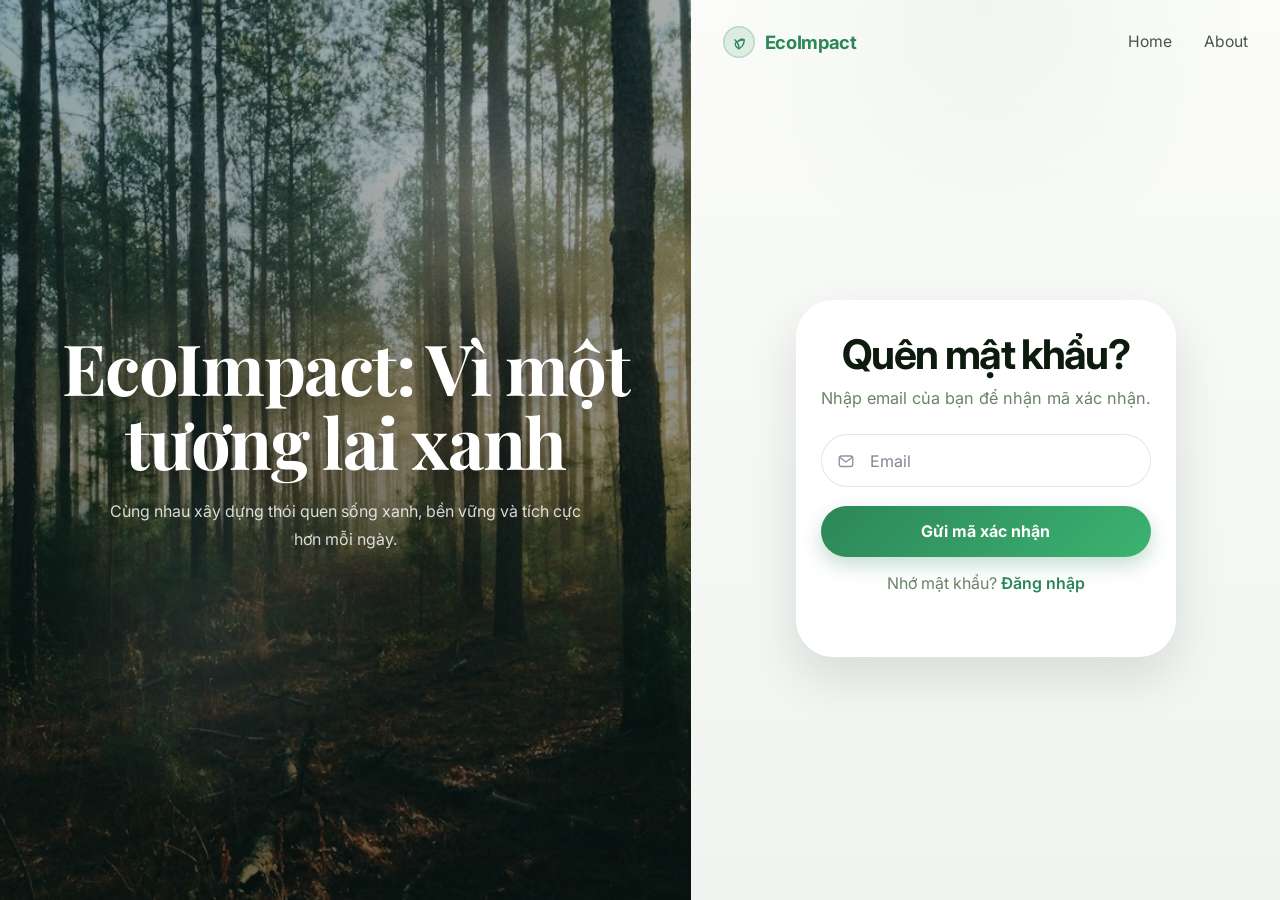
<file: forgot-password.html>
<!DOCTYPE html>
<!-- Xác định ngôn ngữ chính của tài liệu là tiếng Việt -->
<html lang="vi">
<head>
    <!-- Khởi tạo bảng mã ký tự UTF-8 hỗ trợ tiếng Việt có dấu hoàn hảo -->
    <meta charset="UTF-8">
    <!-- Cấu hình chế độ hiển thị linh hoạt (Responsive) trên màn hình di động và máy tính -->
    <meta name="viewport" content="width=device-width, initial-scale=1.0">
    <!-- Mô tả ngắn gọn về trang quên mật khẩu để tối ưu hóa SEO -->
    <meta name="description" content="Quên mật khẩu EcoImpact - Đặt lại mật khẩu của bạn.">
    <!-- Tiêu đề hiển thị trên thanh tab trình duyệt -->
    <title>EcoImpact | Quên mật khẩu</title>
    <!-- Liên kết đến tệp style CSS tùy biến riêng cho trang đăng nhập/đăng ký/quên mật khẩu -->
    <link rel="stylesheet" href="login.css">
</head>
<body>
  <!-- Màn hình chờ (Loading Screen) cao cấp hiển thị trong lúc trang đang tải tài nguyên nặng -->
  <div id="loading-screen" class="loading-screen">
    <!-- Khung căn giữa màn hình chờ -->
    <div class="loading-container">
      <!-- Khu vực hiển thị Logo và tên thương hiệu EcoImpact phát sáng neon -->
      <div class="loader-logo">
        <svg class="loader-logo-svg" viewBox="0 0 64 64" fill="none" xmlns="http://www.w3.org/2000/svg">
          <circle cx="32" cy="32" r="30" fill="rgba(61,220,132,0.14)" stroke="#3ddc84" stroke-width="2"/>
          <path d="M32 14C22 20 18 30 20 39C22 48 28 53 32 54C36 53 42 48 44 39C46 30 42 20 32 14Z" fill="#22c55e" opacity="0.95"/>
          <path d="M32 22C31 29 29 35 26 43" stroke="#ecfff2" stroke-width="2" stroke-linecap="round" opacity="0.78"/>
          <path d="M32 22C36 28 38 35 40 43" stroke="#ecfff2" stroke-width="2" stroke-linecap="round" opacity="0.42"/>
        </svg>
        <span class="loader-logo-text">EcoImpact</span>
      </div>
      <!-- Hiệu ứng vòng xoay quay tròn kép (ngoài xuôi, trong ngược chiều) -->
      <div class="loader-spinner-wrapper">
        <div class="loader-spinner"></div>
        <div class="loader-spinner-inner"></div>
      </div>
      <!-- Dòng trạng thái tải dữ liệu -->
      <div class="loader-text">Đang khởi tạo hệ sinh thái...</div>
    </div>
  </div>
    <!-- Khối cha chính chia bố cục màn hình quên mật khẩu (chia đôi: Trái giới thiệu, Phải form khôi phục) -->
    <main class="login-page">
        <!-- Phần giới thiệu thương hiệu và thông điệp xanh bên trái (Hero Section) -->
        <section class="login-hero" aria-label="Giới thiệu EcoImpact">
            <!-- Khung chứa nội dung thông điệp -->
            <div class="hero-content">
                <!-- Tiêu đề lớn của thông điệp thương hiệu -->
                <h1 class="hero-title">EcoImpact: Vì một tương lai xanh</h1>
                <!-- Phụ đề chi tiết định hướng người dùng đến hành vi sống xanh -->
                <p class="hero-subtitle">Cùng nhau xây dựng thói quen sống xanh, bền vững và tích cực hơn mỗi ngày.</p>
            </div>
        </section>

        <!-- Phần panel chứa form khôi phục mật khẩu đa bước bên phải -->
        <section class="login-panel" aria-label="Khu vực đặt lại mật khẩu">
            <!-- Thanh điều hướng phụ phía trên đầu của panel -->
            <header class="topbar">
                <!-- Liên kết quay lại trang chủ và logo của EcoImpact -->
                <a class="brand" href="index.html" aria-label="EcoImpact trang chủ">
                    <!-- Icon thương hiệu vẽ bằng SVG nhỏ gọn -->
                    <span class="brand-mark" aria-hidden="true">
                        <svg viewBox="0 0 24 24" width="18" height="18" fill="none" stroke="currentColor" stroke-width="1.8" stroke-linecap="round" stroke-linejoin="round">
                            <path d="M12 21c5-3 7-7.4 7-12-4.8 0-9 1.8-11.5 4.4C5.9 15.3 7.9 19 12 21Z"></path>
                            <path d="M12 21c0-4.6-1.7-8.5-5.5-12"></path>
                            <path d="M17 8c-2 0-3.7.7-5 2"></path>
                        </svg>
                    </span>
                    EcoImpact
                </a>

                <!-- Liên kết nhanh tới các tài nguyên khác trên website -->
                <nav class="nav" aria-label="Điều hướng">
                    <a href="index.html">Home</a>
                    <a href="community.html">About</a>
                </nav>
            </header>

            <!-- Vỏ bọc chứa các bước khôi phục mật khẩu -->
            <div class="form-shell">
                <article class="login-card">
                    <!-- Bước 1: Nhập email người dùng yêu cầu khôi phục mật khẩu -->
                    <div class="step step-email">
                        <h1>Quên mật khẩu?</h1>
                        <p class="lead">Nhập email của bạn để nhận mã xác nhận.</p>

                        <!-- Form nhập email -->
                        <form class="login-form form-email" novalidate>
                            <label class="field" for="email">
                                <!-- Icon phong bì thư biểu thị email -->
                                <span class="field-icon" aria-hidden="true">
                                    <svg viewBox="0 0 24 24" width="18" height="18" fill="none" stroke="currentColor" stroke-width="1.8" stroke-linecap="round" stroke-linejoin="round">
                                        <rect x="3" y="5" width="18" height="14" rx="3"></rect>
                                        <path d="m4 7 8 6 8-6"></path>
                                    </svg>
                                </span>
                                <!-- Trường nhập địa chỉ email, bắt buộc nhập -->
                                <input id="fp-email" type="email" name="email" placeholder="Email" autocomplete="email" required>
                            </label>

                            <!-- Nút gửi mã xác nhận -->
                            <button class="primary-action" type="submit">Gửi mã xác nhận</button>
                        </form>
                    </div>

                    <!-- Bước 2: Xác thực mã OTP (Mặc định ẩn, sẽ hiển thị qua JS khi gửi email thành công) -->
                    <div class="step step-verify" style="display:none;">
                        <h1>Xác nhận mã</h1>
                        <p class="lead">Nhập mã 6 chữ số vừa được gửi đến email của bạn.</p>

                        <!-- Form xác nhận mã OTP -->
                        <form class="login-form form-verify" novalidate>
                            <label class="field" for="code">
                                <!-- Trường nhập mã xác nhận, hỗ trợ nhập số và giới hạn ký tự số -->
                                <input id="fp-code" type="text" name="code" inputmode="numeric" pattern="\d*" placeholder="Mã xác nhận" required style="padding-left:1rem;">
                            </label>

                            <!-- Khối hiển thị 2 nút bấm ngang hàng: Xác nhận và Gửi lại mã kèm cooldown -->
                            <div style="display:flex;gap:8px;">
                                <button class="primary-action" type="submit">Xác nhận</button>
                                <button class="secondary-action" type="button" id="resend-code">Gửi lại</button>
                            </div>
                        </form>
                    </div>

                    <!-- Bước 3: Thiết lập mật khẩu mới (Mặc định ẩn, hiển thị khi OTP chính xác) -->
                    <div class="step step-reset" style="display:none;">
                        <h1>Đặt lại mật khẩu</h1>
                        <p class="lead">Nhập mật khẩu mới cho tài khoản của bạn.</p>

                        <!-- Form nhập mật khẩu mới -->
                        <form class="login-form form-reset" novalidate>
                            <!-- Trường nhập mật khẩu mới -->
                            <label class="field" for="new-password">
                                <input id="fp-new-password" type="password" name="new-password" placeholder="Mật khẩu mới" required>
                            </label>

                            <!-- Trường xác nhận lại mật khẩu mới -->
                            <label class="field" for="confirm-password">
                                <input id="fp-confirm-password" type="password" name="confirm-password" placeholder="Xác nhận mật khẩu" required>
                            </label>

                            <!-- Nút gửi yêu cầu đặt lại mật khẩu -->
                            <button class="primary-action" type="submit">Đặt lại mật khẩu</button>
                        </form>
                    </div>

                    <!-- Chỉ dẫn chuyển hướng quay lại trang đăng nhập -->
                    <p style="text-align: center; margin-top: 1rem; color: var(--muted);">
                        Nhớ mật khẩu? <a href="login.html" style="color: var(--green); text-decoration: none; font-weight: 600;">Đăng nhập</a>
                    </p>
                    <!-- Hiển thị thông báo trạng thái hoặc lỗi gửi từ auth.js -->
                    <p class="message" aria-live="polite"></p>
                </article>
            </div>
        </section>
    </main>

    <!-- Nhúng file logic auth quản lý việc kiểm tra tài khoản, gửi OTP giả định và ghi đè mật khẩu mới -->
    <script src="auth.js"></script>

  </body>
</html>
</file>
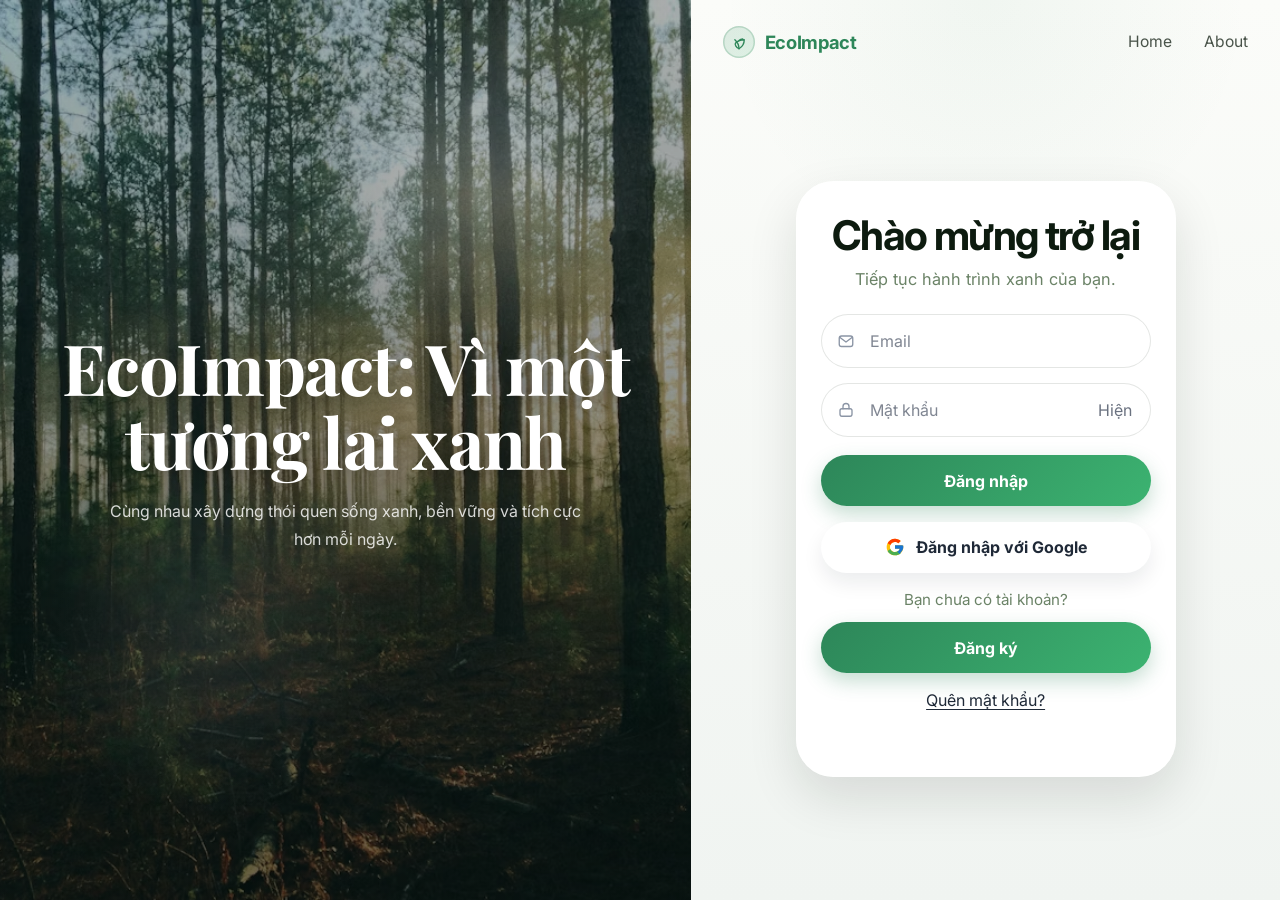
<file: login.html>
<!DOCTYPE html>
<html lang="vi">

<head>
    <meta charset="UTF-8">
    <meta name="viewport" content="width=device-width, initial-scale=1.0">
    <meta name="description" content="Màn hình đăng nhập EcoImpact theo bố cục chia đôi như mẫu thiết kế.">
    <title>EcoImpact | Đăng nhập</title>
    <link rel="stylesheet" href="login.css">
</head>

<body>
    <!-- Premium Loading Screen -->
    <div id="loading-screen" class="loading-screen">
        <div class="loading-container">
            <div class="loader-logo">
                <svg class="loader-logo-svg" viewBox="0 0 64 64" fill="none" xmlns="http://www.w3.org/2000/svg">
                    <circle cx="32" cy="32" r="30" fill="rgba(61,220,132,0.14)" stroke="#3ddc84" stroke-width="2" />
                    <path d="M32 14C22 20 18 30 20 39C22 48 28 53 32 54C36 53 42 48 44 39C46 30 42 20 32 14Z"
                        fill="#22c55e" opacity="0.95" />
                    <path d="M32 22C31 29 29 35 26 43" stroke="#ecfff2" stroke-width="2" stroke-linecap="round"
                        opacity="0.78" />
                    <path d="M32 22C36 28 38 35 40 43" stroke="#ecfff2" stroke-width="2" stroke-linecap="round"
                        opacity="0.42" />
                </svg>
                <span class="loader-logo-text">EcoImpact</span>
            </div>
            <div class="loader-spinner-wrapper">
                <div class="loader-spinner"></div>
                <div class="loader-spinner-inner"></div>
            </div>
            <div class="loader-text">Đang khởi tạo hệ sinh thái...</div>
        </div>
    </div>
    <main class="login-page">
        <section class="login-hero" aria-label="Giới thiệu EcoImpact">
            <div class="hero-content">
                <h1 class="hero-title">EcoImpact: Vì một tương lai xanh</h1>
                <p class="hero-subtitle">Cùng nhau xây dựng thói quen sống xanh, bền vững và tích cực hơn mỗi ngày.</p>
            </div>
        </section>

        <section class="login-panel" aria-label="Khu vực đăng nhập">
            <header class="topbar">
                <a class="brand" href="index.html" aria-label="EcoImpact trang chủ">
                    <span class="brand-mark" aria-hidden="true">
                        <svg viewBox="0 0 24 24" width="18" height="18" fill="none" stroke="currentColor"
                            stroke-width="1.8" stroke-linecap="round" stroke-linejoin="round">
                            <path d="M12 21c5-3 7-7.4 7-12-4.8 0-9 1.8-11.5 4.4C5.9 15.3 7.9 19 12 21Z"></path>
                            <path d="M12 21c0-4.6-1.7-8.5-5.5-12"></path>
                            <path d="M17 8c-2 0-3.7.7-5 2"></path>
                        </svg>
                    </span>
                    EcoImpact
                </a>

                <nav class="nav" aria-label="Điều hướng">
                    <a href="index.html">Home</a>
                    <a href="community.html">About</a>
                </nav>
            </header>

            <div class="form-shell">
                <article class="login-card">
                    <h1>Chào mừng trở lại</h1>
                    <p class="lead">Tiếp tục hành trình xanh của bạn.</p>

                    <form class="login-form" novalidate>
                        <label class="field" for="email">
                            <span class="field-icon" aria-hidden="true">
                                <svg viewBox="0 0 24 24" width="18" height="18" fill="none" stroke="currentColor"
                                    stroke-width="1.8" stroke-linecap="round" stroke-linejoin="round">
                                    <rect x="3" y="5" width="18" height="14" rx="3"></rect>
                                    <path d="m4 7 8 6 8-6"></path>
                                </svg>
                            </span>
                            <input id="email" type="email" name="email" placeholder="Email" autocomplete="email"
                                required>
                        </label>

                        <label class="field" for="password">
                            <span class="field-icon" aria-hidden="true">
                                <svg viewBox="0 0 24 24" width="18" height="18" fill="none" stroke="currentColor"
                                    stroke-width="1.8" stroke-linecap="round" stroke-linejoin="round">
                                    <rect x="4" y="10" width="16" height="10" rx="2.5"></rect>
                                    <path d="M8 10V7a4 4 0 0 1 8 0v3"></path>
                                </svg>
                            </span>
                            <input id="password" type="password" name="password" placeholder="Mật khẩu"
                                autocomplete="current-password" required>
                            <button class="password-toggle" type="button" aria-label="Hiện mật khẩu"
                                data-toggle-password>Hiện</button>
                        </label>

                        <button class="primary-action" type="submit">Đăng nhập</button>

                        <button class="secondary-action" type="button" aria-label="Đăng nhập với Google">
                            <svg class="google-mark" viewBox="0 0 48 48" aria-hidden="true">
                                <path fill="#FFC107"
                                    d="M43.6 20.1H42V20H24v8h11.3C33.7 32.9 29.3 36 24 36c-6.6 0-12-5.4-12-12s5.4-12 12-12c3.1 0 5.9 1.2 8 3.1l5.7-5.7C34.1 6.4 29.4 4 24 4 12.9 4 4 12.9 4 24s8.9 20 20 20 20-8.9 20-20c0-1.3-.1-2.3-.4-3.9z">
                                </path>
                                <path fill="#FF3D00"
                                    d="M6.3 14.7 12.9 19C14.7 14.6 19 12 24 12c3.1 0 5.9 1.2 8 3.1l5.7-5.7C34.1 6.4 29.4 4 24 4 16.1 4 9.2 8.5 6.3 14.7z">
                                </path>
                                <path fill="#4CAF50"
                                    d="M24 44c5.3 0 10.1-2 13.7-5.3l-6.3-5.2C29.4 35.3 26.9 36 24 36c-5.2 0-9.6-3.1-11.3-7.5l-6.6 5.1C9 39.6 16 44 24 44z">
                                </path>
                                <path fill="#1976D2"
                                    d="M43.6 20.1H42V20H24v8h11.3c-1.1 3.2-3.3 5.6-5.9 7.5h.1l6.3 5.2C35.4 39 44 33 44 24c0-1.3-.1-2.3-.4-3.9z">
                                </path>
                            </svg>
                            Đăng nhập với Google
                        </button>

                        <p class="register-hint">Bạn chưa có tài khoản?</p>
                        <a class="primary-action register-link" href="register.html"
                            aria-label="Đăng ký tài khoản mới">Đăng ký</a>

                        <a class="forgot-link" href="forgot-password.html">Quên mật khẩu?</a>
                        <p class="message" aria-live="polite"></p>
                    </form>
                </article>
            </div>
        </section>
    </main>

    <script src="auth.js"></script>

  </body>

</html>
</file>
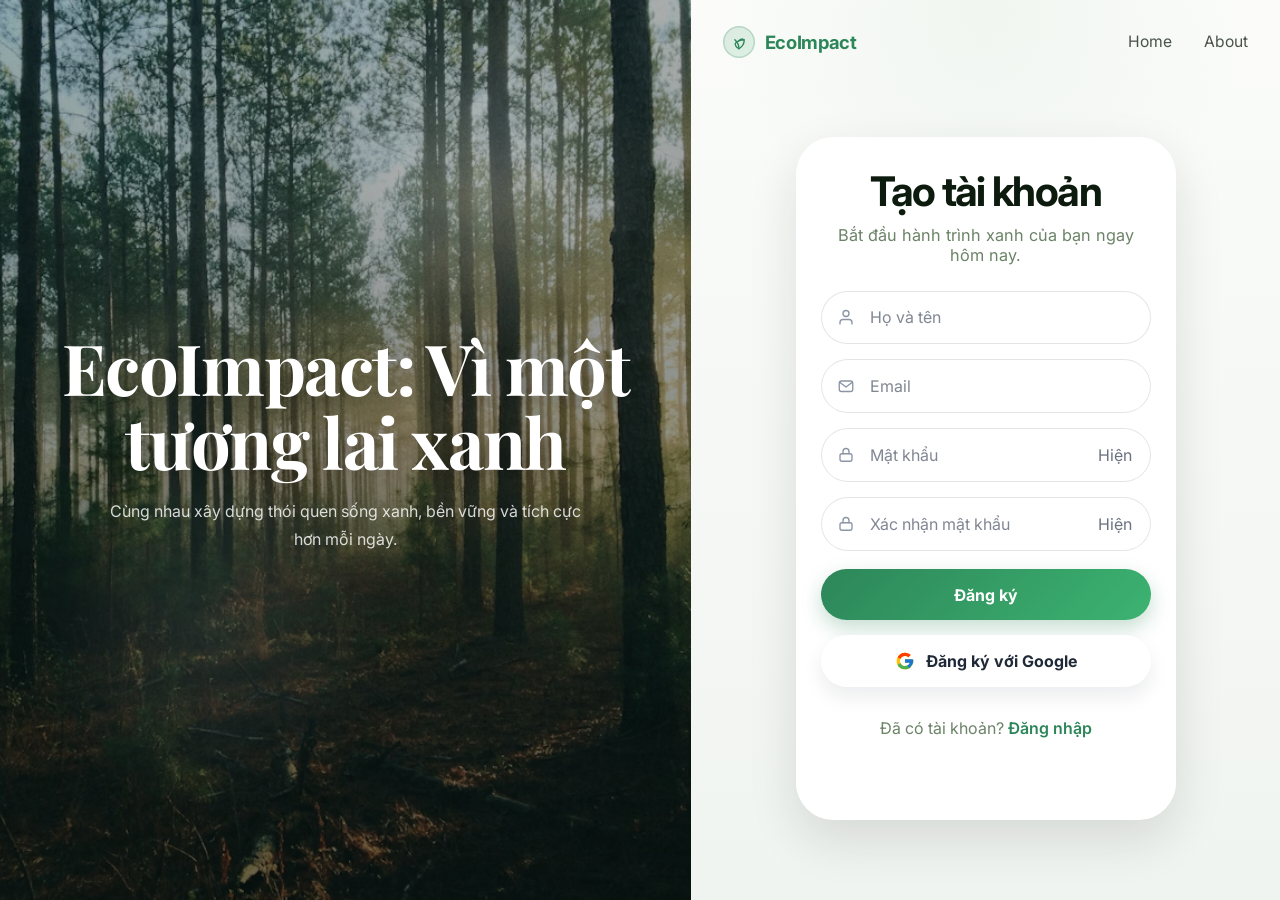
<file: register.html>
<!DOCTYPE html>
<!-- Xác định ngôn ngữ chính của tài liệu là tiếng Việt -->
<html lang="vi">
<head>
    <!-- Khởi tạo bảng mã ký tự UTF-8 hỗ trợ tiếng Việt có dấu hoàn hảo -->
    <meta charset="UTF-8">
    <!-- Cấu hình chế độ hiển thị linh hoạt (Responsive) trên màn hình di động và máy tính -->
    <meta name="viewport" content="width=device-width, initial-scale=1.0">
    <!-- Mô tả ngắn gọn về trang đăng ký để tối ưu hóa SEO -->
    <meta name="description" content="Trang đăng ký EcoImpact - Tham gia cộng đồng xanh của chúng tôi.">
    <!-- Tiêu đề hiển thị trên thanh tab trình duyệt -->
    <title>EcoImpact | Đăng ký</title>
    <!-- Liên kết đến tệp style CSS tùy biến riêng cho trang đăng ký -->
    <link rel="stylesheet" href="login.css">
</head>
<body>
  <!-- Màn hình chờ (Loading Screen) cao cấp hiển thị trong lúc trang đang tải tài nguyên nặng -->
  <div id="loading-screen" class="loading-screen">
    <!-- Khung căn giữa màn hình chờ -->
    <div class="loading-container">
      <!-- Khu vực hiển thị Logo và tên thương hiệu EcoImpact phát sáng neon -->
      <div class="loader-logo">
        <svg class="loader-logo-svg" viewBox="0 0 64 64" fill="none" xmlns="http://www.w3.org/2000/svg">
          <circle cx="32" cy="32" r="30" fill="rgba(61,220,132,0.14)" stroke="#3ddc84" stroke-width="2"/>
          <path d="M32 14C22 20 18 30 20 39C22 48 28 53 32 54C36 53 42 48 44 39C46 30 42 20 32 14Z" fill="#22c55e" opacity="0.95"/>
          <path d="M32 22C31 29 29 35 26 43" stroke="#ecfff2" stroke-width="2" stroke-linecap="round" opacity="0.78"/>
          <path d="M32 22C36 28 38 35 40 43" stroke="#ecfff2" stroke-width="2" stroke-linecap="round" opacity="0.42"/>
        </svg>
        <span class="loader-logo-text">EcoImpact</span>
      </div>
      <!-- Hiệu ứng vòng xoay quay tròn kép (ngoài xuôi, trong ngược chiều) -->
      <div class="loader-spinner-wrapper">
        <div class="loader-spinner"></div>
        <div class="loader-spinner-inner"></div>
      </div>
      <!-- Dòng trạng thái tải dữ liệu -->
      <div class="loader-text">Đang khởi tạo hệ sinh thái...</div>
    </div>
  </div>

    <!-- Khối cha chính chia bố cục màn hình đăng ký (chia đôi: Trái giới thiệu, Phải form đăng ký) -->
    <main class="login-page">
        <!-- Phần giới thiệu thương hiệu và thông điệp xanh bên trái (Hero Section) -->
        <section class="login-hero" aria-label="Giới thiệu EcoImpact">
            <!-- Khung chứa nội dung thông điệp -->
            <div class="hero-content">
                <!-- Tiêu đề lớn của thông điệp thương hiệu -->
                <h1 class="hero-title">EcoImpact: Vì một tương lai xanh</h1>
                <!-- Phụ đề chi tiết định hướng người dùng đến hành vi sống xanh -->
                <p class="hero-subtitle">Cùng nhau xây dựng thói quen sống xanh, bền vững và tích cực hơn mỗi ngày.</p>
            </div>
        </section>

        <!-- Phần panel chứa form đăng ký bên phải -->
        <section class="login-panel" aria-label="Khu vực đăng ký">
            <!-- Thanh điều hướng phụ phía trên đầu của panel -->
            <header class="topbar">
                <!-- Liên kết quay lại trang chủ và logo của EcoImpact -->
                <a class="brand" href="index.html" aria-label="EcoImpact trang chủ">
                    <!-- Icon thương hiệu vẽ bằng SVG nhỏ gọn -->
                    <span class="brand-mark" aria-hidden="true">
                        <svg viewBox="0 0 24 24" width="18" height="18" fill="none" stroke="currentColor" stroke-width="1.8" stroke-linecap="round" stroke-linejoin="round">
                            <path d="M12 21c5-3 7-7.4 7-12-4.8 0-9 1.8-11.5 4.4C5.9 15.3 7.9 19 12 21Z"></path>
                            <path d="M12 21c0-4.6-1.7-8.5-5.5-12"></path>
                            <path d="M17 8c-2 0-3.7.7-5 2"></path>
                        </svg>
                    </span>
                    EcoImpact
                </a>

                <!-- Liên kết nhanh tới các tài nguyên khác trên website -->
                <nav class="nav" aria-label="Điều hướng">
                    <a href="index.html">Home</a>
                    <a href="community.html">About</a>
                </nav>
            </header>

            <!-- Vỏ bọc chứa thẻ card đăng ký căn giữa của panel -->
            <div class="form-shell">
                <!-- Thẻ chứa nội dung form đăng ký (login-card) -->
                <article class="login-card">
                    <!-- Tiêu đề lớn chào mừng người dùng -->
                    <h1>Tạo tài khoản</h1>
                    <!-- Dòng văn bản phụ hướng dẫn -->
                    <p class="lead">Bắt đầu hành trình xanh của bạn ngay hôm nay.</p>

                    <!-- Form thu thập thông tin đăng ký tài khoản mới -->
                    <form class="login-form" novalidate>
                        <!-- Ô nhập liệu Họ và tên kèm nhãn và icon SVG bên trái -->
                        <label class="field" for="fullname">
                            <!-- Icon hình người dùng biểu thị Họ và tên -->
                            <span class="field-icon" aria-hidden="true">
                                <svg viewBox="0 0 24 24" width="18" height="18" fill="none" stroke="currentColor" stroke-width="1.8" stroke-linecap="round" stroke-linejoin="round">
                                    <path d="M20 21v-2a4 4 0 0 0-4-4H8a4 4 0 0 0-4 4v2"></path>
                                    <circle cx="12" cy="7" r="4"></circle>
                                </svg>
                            </span>
                            <!-- Trường nhập họ và tên, bắt buộc nhập -->
                            <input id="fullname" type="text" name="fullname" placeholder="Họ và tên" autocomplete="name" required>
                        </label>

                        <!-- Ô nhập liệu Email kèm nhãn và icon SVG bên trái -->
                        <label class="field" for="email">
                            <!-- Icon phong bì thư biểu thị email -->
                            <span class="field-icon" aria-hidden="true">
                                <svg viewBox="0 0 24 24" width="18" height="18" fill="none" stroke="currentColor" stroke-width="1.8" stroke-linecap="round" stroke-linejoin="round">
                                    <rect x="3" y="5" width="18" height="14" rx="3"></rect>
                                    <path d="m4 7 8 6 8-6"></path>
                                </svg>
                            </span>
                            <!-- Trường nhập địa chỉ email, tự động hoàn thành, bắt buộc nhập -->
                            <input id="email" type="email" name="email" placeholder="Email" autocomplete="email" required>
                        </label>

                        <!-- Ô nhập liệu Mật khẩu kèm nút Toggle ẩn/hiện mật khẩu và icon khóa -->
                        <label class="field" for="password">
                            <!-- Icon chiếc ổ khóa biểu thị mật khẩu bảo mật -->
                            <span class="field-icon" aria-hidden="true">
                                <svg viewBox="0 0 24 24" width="18" height="18" fill="none" stroke="currentColor" stroke-width="1.8" stroke-linecap="round" stroke-linejoin="round">
                                    <rect x="4" y="10" width="16" height="10" rx="2.5"></rect>
                                    <path d="M8 10V7a4 4 0 0 1 8 0v3"></path>
                                </svg>
                            </span>
                            <!-- Trường nhập mật khẩu, bắt buộc nhập -->
                            <input id="password" type="password" name="password" placeholder="Mật khẩu" autocomplete="new-password" required>
                            <!-- Nút bấm hiển thị mật khẩu -->
                            <button class="password-toggle" type="button" aria-label="Hiện mật khẩu" data-toggle-password>Hiện</button>
                        </label>

                        <!-- Ô nhập lại Mật khẩu để tránh gõ nhầm -->
                        <label class="field" for="confirm-password">
                            <!-- Icon chiếc ổ khóa biểu thị xác nhận mật khẩu -->
                            <span class="field-icon" aria-hidden="true">
                                <svg viewBox="0 0 24 24" width="18" height="18" fill="none" stroke="currentColor" stroke-width="1.8" stroke-linecap="round" stroke-linejoin="round">
                                    <rect x="4" y="10" width="16" height="10" rx="2.5"></rect>
                                    <path d="M8 10V7a4 4 0 0 1 8 0v3"></path>
                                </svg>
                            </span>
                            <!-- Trường xác nhận lại mật khẩu, bắt buộc nhập -->
                            <input id="confirm-password" type="password" name="confirm-password" placeholder="Xác nhận mật khẩu" autocomplete="new-password" required>
                            <!-- Nút bấm hiển thị lại xác nhận mật khẩu -->
                            <button class="password-toggle" type="button" aria-label="Hiện mật khẩu" data-toggle-confirm-password>Hiện</button>
                        </label>

                        <!-- Nút gửi form thực hiện đăng ký tài khoản mới -->
                        <button class="primary-action" type="submit">Đăng ký</button>

                        <!-- Nút đăng ký nhanh qua Google -->
                        <button class="secondary-action" type="button" aria-label="Đăng ký với Google">
                            <!-- Logo Google bằng SVG -->
                            <svg class="google-mark" viewBox="0 0 48 48" aria-hidden="true">
                                <path fill="#FFC107" d="M43.6 20.1H42V20H24v8h11.3C33.7 32.9 29.3 36 24 36c-6.6 0-12-5.4-12-12s5.4-12 12-12c3.1 0 5.9 1.2 8 3.1l5.7-5.7C34.1 6.4 29.4 4 24 4 12.9 4 4 12.9 4 24s8.9 20 20 20 20-8.9 20-20c0-1.3-.1-2.3-.4-3.9z"></path>
                                <path fill="#FF3D00" d="M6.3 14.7 12.9 19C14.7 14.6 19 12 24 12c3.1 0 5.9 1.2 8 3.1l5.7-5.7C34.1 6.4 29.4 4 24 4 16.1 4 9.2 8.5 6.3 14.7z"></path>
                                <path fill="#4CAF50" d="M24 44c5.3 0 10.1-2 13.7-5.3l-6.3-5.2C29.4 35.3 26.9 36 24 36c-5.2 0-9.6-3.1-11.3-7.5l-6.6 5.1C9 39.6 16 44 24 44z"></path>
                                <path fill="#1976D2" d="M43.6 20.1H42V20H24v8h11.3c-1.1 3.2-3.3 5.6-5.9 7.5h.1l6.3 5.2C35.4 39 44 33 44 24c0-1.3-.1-2.3-.4-3.9z"></path>
                            </svg>
                            Đăng ký với Google
                        </button>

                        <!-- Chỉ dẫn cho người dùng đã có tài khoản -->
                        <p style="text-align: center; margin-top: 1rem; color: var(--muted);">
                            Đã có tài khoản? <a href="login.html" style="color: var(--green); text-decoration: none; font-weight: 600;">Đăng nhập</a>
                        </p>
                        <!-- Hiển thị thông báo lỗi/thành công tự động gửi từ auth.js -->
                        <p class="message" aria-live="polite"></p>
                    </form>
                </article>
            </div>
        </section>
    </main>

    <!-- Nhúng logic auth xử lý kiểm tra đăng ký và ghi vào localStorage mock_users_v1 -->
    <script src="auth.js"></script>

  </body>
</html>
</file>
<file: login.css>
@import url('https://fonts.googleapis.com/css2?family=Inter:wght@400;500;600;700;800&family=Playfair+Display:wght@500;600;700&display=swap');

:root {
  --bg: #e6f3ed;
  --surface: rgba(255, 255, 255, 0.88);
  --surface-strong: rgba(255, 255, 255, 0.97);
  --text: #0d1b0f;
  --muted: #6b8367;
  --line: rgba(13, 27, 15, 0.11);
  --shadow: 0 20px 50px rgba(13, 27, 15, 0.12);
  --hero-overlay: linear-gradient(180deg, rgba(9, 24, 12, 0.32), rgba(6, 16, 10, 0.58));
  --green: #2d8659;
  --green-light: #3cb371;
  --accent: #4a9b6f;
}

* {
  box-sizing: border-box;
}

html, body {
  margin: 0;
  min-height: 100%;
}

body {
  font-family: 'Inter', sans-serif;
  color: var(--text);
  background: var(--bg);
}

button,
input {
  font: inherit;
}

img {
  display: block;
  max-width: 100%;
}

.login-page {
  min-height: 100vh;
  display: grid;
  grid-template-columns: minmax(0, 1.08fr) minmax(0, 0.92fr);
  overflow: hidden;
}

.login-hero {
  position: relative;
  background:
    var(--hero-overlay),
    url('images/bg-forest.jpg') center center / cover no-repeat;
  color: #fff;
  min-height: 100vh;
  display: flex;
  align-items: center;
  justify-content: center;
  padding: 2rem;
  isolation: isolate;
}

.login-hero::after {
  content: '';
  position: absolute;
  inset: 0;
  background:
    radial-gradient(circle at 70% 20%, rgba(255, 255, 255, 0.26), transparent 20%),
    radial-gradient(circle at 30% 70%, rgba(255, 255, 255, 0.10), transparent 24%);
  opacity: 0.8;
  pointer-events: none;
}

.hero-content {
  position: relative;
  z-index: 1;
  max-width: 640px;
  text-align: center;
  padding: 2rem 1rem 3rem;
  animation: fadeUp 700ms ease both;
}

.hero-title {
  margin: 0;
  font-family: 'Playfair Display', serif;
  font-weight: 700;
  font-size: clamp(3rem, 5.5vw, 5rem);
  line-height: 1.05;
  letter-spacing: -0.02em;
  text-wrap: balance;
  text-shadow: 0 6px 20px rgba(0, 0, 0, 0.28);
}

.hero-title span {
  display: block;
}

.hero-subtitle {
  margin: 1.1rem auto 0;
  max-width: 30rem;
  font-size: 1rem;
  line-height: 1.75;
  color: rgba(255, 255, 255, 0.82);
}

.login-panel {
  background:
    radial-gradient(circle at top, rgba(45, 134, 89, 0.05), transparent 28%),
    linear-gradient(180deg, #fbfcf9 0%, #f0f4f1 100%);
  display: flex;
  flex-direction: column;
  min-height: 100vh;
  padding: 1.4rem 1.6rem 2rem;
}

.topbar {
  display: flex;
  align-items: center;
  justify-content: space-between;
  gap: 1rem;
  padding: 0.2rem 0.4rem 1rem;
}

.brand {
  display: inline-flex;
  align-items: center;
  gap: 0.6rem;
  color: #2d8659;
  text-decoration: none;
  font-weight: 700;
  font-size: 1.15rem;
  letter-spacing: -0.02em;
}

.brand-mark {
  width: 2rem;
  height: 2rem;
  border-radius: 999px;
  display: grid;
  place-items: center;
  background: linear-gradient(135deg, rgba(45, 134, 89, 0.15), rgba(60, 179, 113, 0.15));
  box-shadow: inset 0 0 0 1.5px rgba(45, 134, 89, 0.22);
  color: #2d8659;
}

.nav {
  display: flex;
  align-items: center;
  gap: 2rem;
}

.nav a {
  color: rgba(13, 27, 15, 0.75);
  text-decoration: none;
  font-size: 0.98rem;
  transition: color 160ms ease;
}

.nav a:hover {
  color: #2d8659;
}

.form-shell {
  flex: 1;
  display: grid;
  place-items: center;
  padding: 1rem 0.4rem 0;
}

.login-card {
  width: min(100%, 380px);
  border-radius: 2.35rem;
  padding: 2rem 1.5rem 1.7rem;
  background: var(--surface-strong);
  border: 1px solid rgba(255, 255, 255, 0.7);
  box-shadow: var(--shadow);
  backdrop-filter: blur(18px);
  -webkit-backdrop-filter: blur(18px);
  animation: rise 750ms cubic-bezier(0.22, 1, 0.36, 1) both;
}

.login-card h1 {
  margin: 0;
  text-align: center;
  font-size: clamp(2rem, 3.2vw, 2.55rem);
  line-height: 1.05;
  letter-spacing: -0.04em;
}

.login-card .lead {
  margin: 0.75rem 0 1.6rem;
  text-align: center;
  color: var(--muted);
  font-size: 1.02rem;
}

.login-form {
  display: grid;
  gap: 0.95rem;
}

.field {
  position: relative;
}

.field input {
  width: 100%;
  height: 3.35rem;
  border-radius: 999px;
  border: 1px solid var(--line);
  background: rgba(255, 255, 255, 0.96);
  color: var(--text);
  padding: 0 1rem 0 3rem;
  outline: none;
  transition: border-color 160ms ease, box-shadow 160ms ease, transform 160ms ease;
}

.field input::placeholder {
  color: rgba(107, 114, 128, 0.86);
}

.field input:focus {
  border-color: rgba(45, 134, 89, 0.48);
  box-shadow: 0 0 0 4px rgba(45, 134, 89, 0.1);
}

.field-icon {
  position: absolute;
  left: 1rem;
  top: 50%;
  transform: translateY(-50%);
  width: 1.1rem;
  height: 1.1rem;
  color: #8b95a5;
  pointer-events: none;
}

.password-toggle {
  position: absolute;
  right: 0.8rem;
  top: 50%;
  transform: translateY(-50%);
  border: 0;
  background: transparent;
  color: #6b7280;
  cursor: pointer;
  padding: 0.25rem 0.35rem;
  border-radius: 999px;
}

.password-toggle:hover {
  color: #111827;
  background: rgba(16, 24, 32, 0.05);
}

.primary-action,
.secondary-action {
  border: 0;
  width: 100%;
  height: 3.2rem;
  border-radius: 999px;
  cursor: pointer;
  font-weight: 700;
  transition: transform 160ms ease, box-shadow 160ms ease, filter 160ms ease;
}

.primary-action {
  margin-top: 0.2rem;
  color: #fff;
  background: linear-gradient(135deg, #2d8659 0%, #3cb371 100%);
  box-shadow: 0 8px 20px rgba(45, 134, 89, 0.28);
  font-weight: 700;
}

.primary-action:hover,
.secondary-action:hover {
  transform: translateY(-1px);
}

.register-link {
  display: inline-flex;
  align-items: center;
  justify-content: center;
  text-decoration: none;
}

.register-hint {
  margin: 0.15rem 0 -0.35rem;
  text-align: center;
  color: var(--muted);
  font-size: 0.95rem;
}

.secondary-action {
  display: inline-flex;
  align-items: center;
  justify-content: center;
  gap: 0.7rem;
  color: #1f2937;
  background: #fff;
  box-shadow: 0 10px 20px rgba(15, 23, 42, 0.08);
}

.google-mark {
  width: 1.25rem;
  height: 1.25rem;
  flex: 0 0 auto;
}

.forgot-link {
  display: inline-block;
  width: 100%;
  text-align: center;
  color: #1f2937;
  text-underline-offset: 0.2rem;
  margin-top: 0.1rem;
}

.message {
  min-height: 1.25rem;
  margin: 0.2rem 0 0;
  text-align: center;
  font-size: 0.92rem;
  color: #0f766e;
}

.message.error {
  color: #b91c1c;
}

.message.dev {
  color: #b91c1c;
  font-weight: 600;
  margin-top: 0.6rem;
}

@keyframes fadeUp {
  from {
    opacity: 0;
    transform: translateY(18px);
  }
  to {
    opacity: 1;
    transform: translateY(0);
  }
}

@keyframes rise {
  from {
    opacity: 0;
    transform: translateY(26px) scale(0.985);
  }
  to {
    opacity: 1;
    transform: translateY(0) scale(1);
  }
}

@media (max-width: 960px) {
  .login-page {
    grid-template-columns: 1fr;
  }

  .login-hero,
  .login-panel {
    min-height: auto;
  }

  .login-hero {
    min-height: 42vh;
    padding: 3rem 1.2rem;
  }

  .hero-title {
    max-width: 12ch;
    font-size: clamp(2.7rem, 7vw, 4.4rem);
  }

  .login-panel {
    padding: 1rem 1rem 2rem;
  }

  .nav {
    gap: 1.2rem;
  }
}

@media (max-width: 540px) {
  .topbar {
    padding-inline: 0;
  }

  .brand {
    font-size: 1rem;
  }

  .nav {
    gap: 1rem;
  }

  .nav a {
    font-size: 0.92rem;
  }

  .login-card {
    padding: 1.65rem 1.1rem 1.3rem;
    border-radius: 1.8rem;
  }

  .login-card .lead {
    font-size: 0.96rem;
  }

  .hero-title {
    max-width: 10.5ch;
    font-size: clamp(2.35rem, 10vw, 3.4rem);
  }
}

/* ─── Premium Loading Screen ─── */
.loading-screen {
  position: fixed;
  inset: 0;
  z-index: 99999;
  background: radial-gradient(circle at center, #0d1e13 0%, #060c08 100%);
  display: flex;
  align-items: center;
  justify-content: center;
  transition: opacity 0.6s cubic-bezier(0.16, 1, 0.3, 1), transform 0.6s cubic-bezier(0.16, 1, 0.3, 1);
  opacity: 1;
}

.loading-screen.fade-out {
  opacity: 0;
  transform: scale(1.05);
  pointer-events: none;
}

.loading-container {
  display: flex;
  flex-direction: column;
  align-items: center;
  gap: 2rem;
  text-align: center;
}

.loader-logo {
  display: flex;
  flex-direction: column;
  align-items: center;
  gap: 0.5rem;
}

.loader-logo-svg {
  width: 60px;
  height: 60px;
  filter: drop-shadow(0 0 15px rgba(61, 220, 132, 0.6));
  animation: pulse-glow 2s infinite ease-in-out;
}

.loader-logo-text {
  font-family: 'Fraunces', 'Playfair Display', serif;
  font-size: 2.2rem;
  font-weight: 700;
  color: #fff;
  letter-spacing: -0.02em;
  text-shadow: 0 0 10px rgba(74, 222, 128, 0.3);
}

.loader-spinner-wrapper {
  position: relative;
  width: 80px;
  height: 80px;
}

.loader-spinner {
  position: absolute;
  inset: 0;
  border-radius: 50%;
  padding: 4px;
  background: linear-gradient(0deg, transparent 50%, #3ddc84 100%);
  -webkit-mask: linear-gradient(#fff 0 0) content-box, linear-gradient(#fff 0 0);
  -webkit-mask-composite: xor;
  mask-composite: exclude;
  animation: spin-clockwise 1.2s linear infinite;
}

.loader-spinner-inner {
  position: absolute;
  inset: 12px;
  border-radius: 50%;
  padding: 3px;
  background: linear-gradient(0deg, #22c55e 0%, transparent 50%);
  -webkit-mask: linear-gradient(#fff 0 0) content-box, linear-gradient(#fff 0 0);
  -webkit-mask-composite: xor;
  mask-composite: exclude;
  animation: spin-counter-clockwise 1.8s linear infinite;
}

.loader-text {
  font-family: 'Be Vietnam Pro', 'Inter', sans-serif;
  font-size: 0.88rem;
  font-weight: 500;
  color: rgba(255, 255, 255, 0.65);
  letter-spacing: 0.05em;
  text-transform: uppercase;
  animation: text-pulse 1.5s infinite ease-in-out;
}

@keyframes spin-clockwise {
  0% { transform: rotate(0deg); }
  100% { transform: rotate(360deg); }
}

@keyframes spin-counter-clockwise {
  0% { transform: rotate(360deg); }
  100% { transform: rotate(0deg); }
}

@keyframes pulse-glow {
  0%, 100% {
    transform: scale(1);
    filter: drop-shadow(0 0 15px rgba(61, 220, 132, 0.4));
  }
  50% {
    transform: scale(1.05);
    filter: drop-shadow(0 0 25px rgba(61, 220, 132, 0.8));
  }
}

@keyframes text-pulse {
  0%, 100% { opacity: 0.5; }
  50% { opacity: 1; }
}

/* ─── Defense Notes Drawer Styling ─── */
.defense-notes-btn {
  position: fixed;
  bottom: 20px;
  left: 20px;
  z-index: 9999;
  background: rgba(8, 18, 14, 0.85);
  backdrop-filter: blur(10px);
  -webkit-backdrop-filter: blur(10px);
  border: 1px solid rgba(74, 222, 128, 0.4);
  color: #86efac;
  font-family: 'Inter', sans-serif;
  font-size: 0.8rem;
  font-weight: 700;
  padding: 10px 16px;
  border-radius: 99px;
  cursor: pointer;
  box-shadow: 0 4px 20px rgba(0, 0, 0, 0.3), 0 0 10px rgba(74, 222, 128, 0.15);
  display: flex;
  align-items: center;
  gap: 8px;
  transition: all 0.2s ease-in-out;
}
.defense-notes-btn:hover {
  transform: scale(1.05);
  background: rgba(74, 222, 128, 0.15);
  box-shadow: 0 4px 25px rgba(74, 222, 128, 0.3), 0 0 15px rgba(74, 222, 128, 0.25);
  color: #fff;
  border-color: rgba(74, 222, 128, 0.7);
}
.defense-notes-btn-pulse {
  display: inline-block;
  width: 6px;
  height: 6px;
  border-radius: 50%;
  background: #4ade80;
  box-shadow: 0 0 8px #4ade80;
  animation: livePulse 1.4s infinite;
}

.defense-notes-drawer {
  position: fixed;
  top: 0;
  left: 0;
  width: min(480px, 90vw);
  height: 100vh;
  background: rgba(10, 24, 15, 0.95);
  backdrop-filter: blur(20px);
  -webkit-backdrop-filter: blur(20px);
  border-right: 1px solid rgba(74, 222, 128, 0.35);
  z-index: 100000;
  transform: translateX(-100%);
  transition: transform 0.3s cubic-bezier(0.16, 1, 0.3, 1);
  overflow-y: auto;
  box-shadow: 5px 0 30px rgba(0, 0, 0, 0.7);
  padding: 30px 24px;
  color: rgba(255, 255, 255, 0.85);
  font-family: 'Inter', sans-serif;
  text-align: left;
}
.defense-notes-drawer.open {
  transform: translateX(0);
}
.defense-notes-close {
  position: absolute;
  top: 20px;
  right: 20px;
  background: transparent;
  border: none;
  color: rgba(255, 255, 255, 0.5);
  font-size: 1.5rem;
  cursor: pointer;
  transition: color 0.2s;
  width: 32px;
  height: 32px;
  display: flex;
  align-items: center;
  justify-content: center;
  border-radius: 50%;
}
.defense-notes-close:hover {
  color: #fff;
  background: rgba(255,255,255,0.08);
}
.defense-notes-title {
  font-family: 'Playfair Display', serif;
  font-size: 1.5rem;
  font-weight: 700;
  color: #fff;
  margin-bottom: 6px;
  border-bottom: 2px solid rgba(74, 222, 128, 0.3);
  padding-bottom: 12px;
  padding-right: 32px;
}
.defense-notes-subtitle {
  font-size: 0.82rem;
  color: #86efac;
  margin-bottom: 24px;
  text-transform: uppercase;
  letter-spacing: 0.05em;
  font-weight: 600;
}
.defense-notes-section {
  margin-bottom: 24px;
}
.defense-notes-sec-title {
  font-size: 1rem;
  font-weight: 800;
  color: #fff;
  margin-bottom: 12px;
  display: flex;
  align-items: center;
  gap: 8px;
}
.defense-notes-sec-title::before {
  content: '';
  display: inline-block;
  width: 4px;
  height: 14px;
  background: #4ade80;
  border-radius: 2px;
}
.defense-notes-list {
  list-style: none;
  padding-left: 0;
  margin: 0;
}
.defense-notes-list li {
  font-size: 0.85rem;
  line-height: 1.6;
  margin-bottom: 10px;
  position: relative;
  padding-left: 14px;
  color: rgba(255,255,255,0.7);
}
.defense-notes-list li::before {
  content: '•';
  color: #4ade80;
  position: absolute;
  left: 0;
  font-weight: bold;
}
.defense-notes-qa {
  margin-bottom: 16px;
  background: rgba(255, 255, 255, 0.04);
  padding: 12px;
  border-radius: 8px;
  border-left: 3px solid rgba(74, 222, 128, 0.5);
}
.defense-notes-q {
  font-size: 0.85rem;
  font-weight: 700;
  color: #fff;
  margin-bottom: 6px;
}
.defense-notes-a {
  font-size: 0.82rem;
  line-height: 1.5;
  color: rgba(255, 255, 255, 0.68);
}
.defense-notes-code {
  font-family: 'Courier New', Courier, monospace;
  font-size: 0.75rem;
  background: rgba(0, 0, 0, 0.5);
  padding: 10px;
  border-radius: 6px;
  color: #a7f3d0;
  overflow-x: auto;
  white-space: pre;
  border: 1px solid rgba(255, 255, 255, 0.06);
  margin-top: 8px;
}

@keyframes livePulse {
  0%,100% { opacity:1; transform:scale(1); }
  50%      { opacity:.4; transform:scale(.7); }
}
</file>
